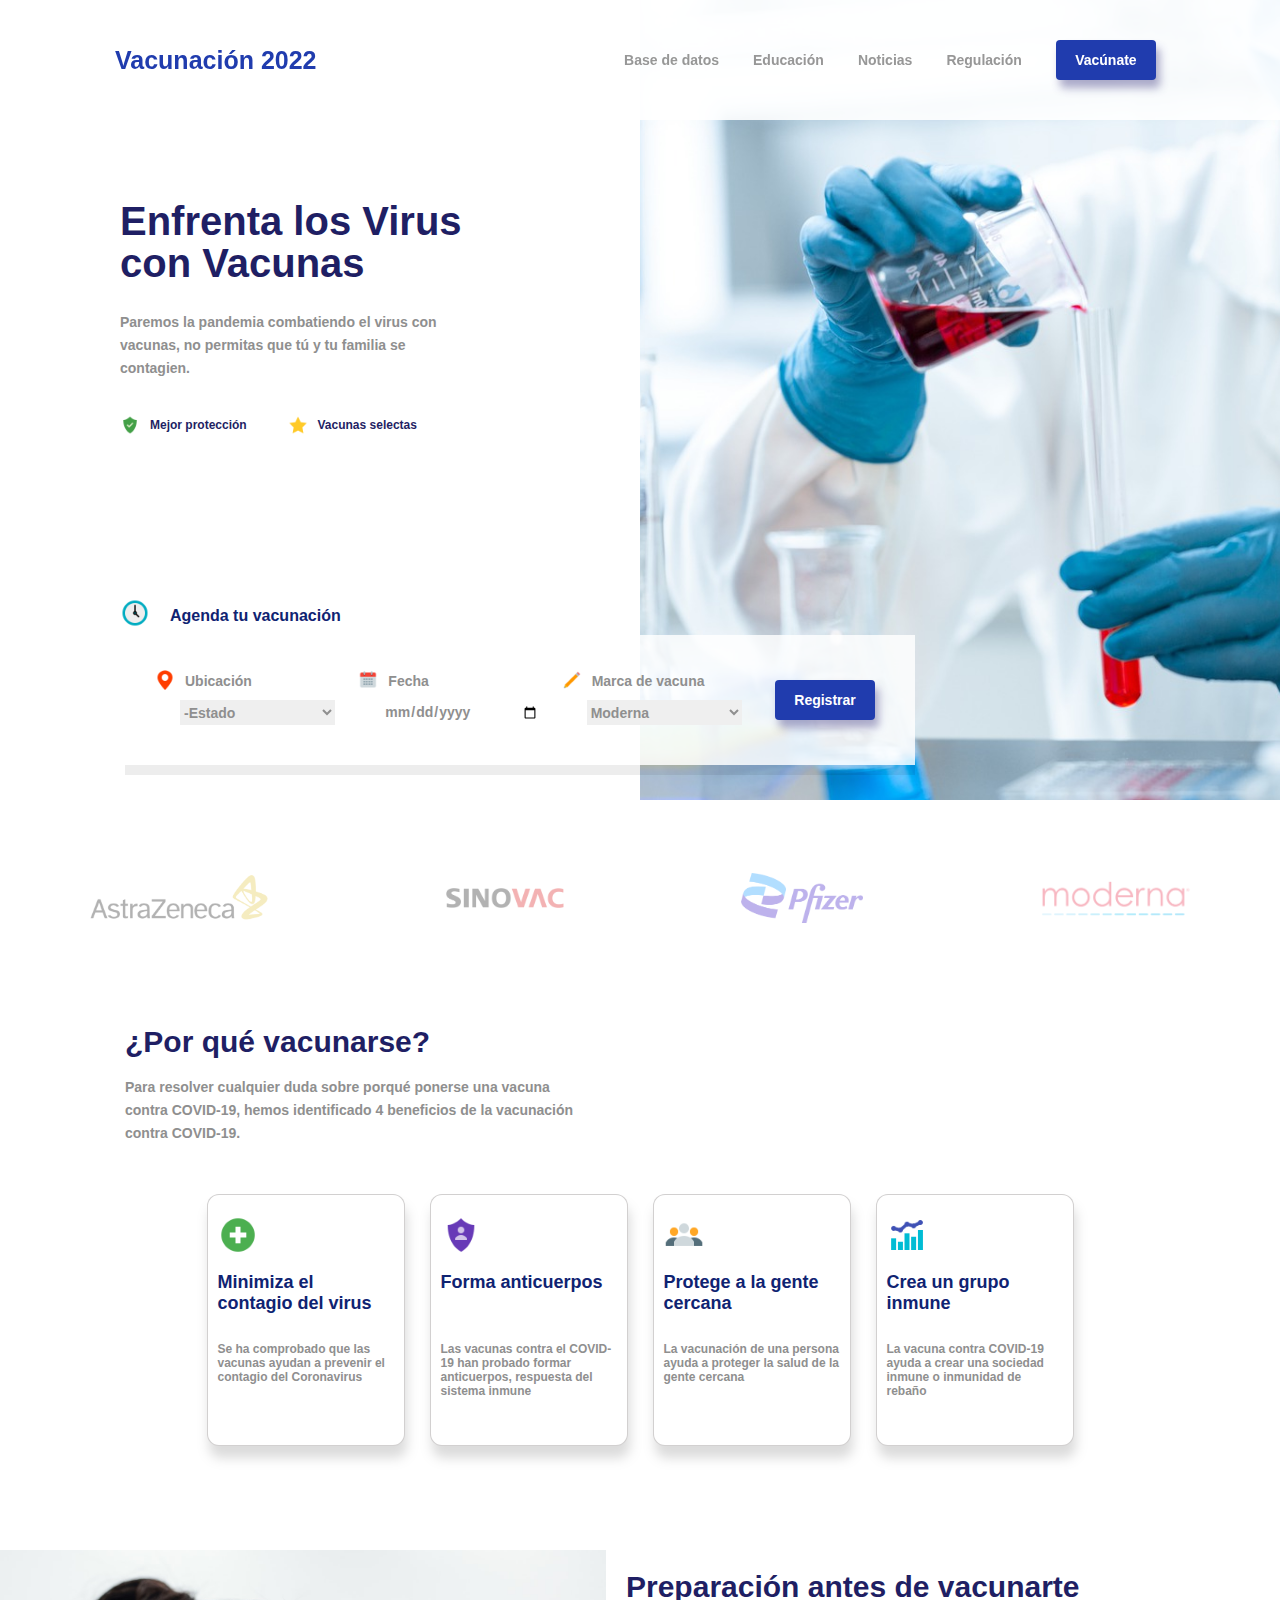
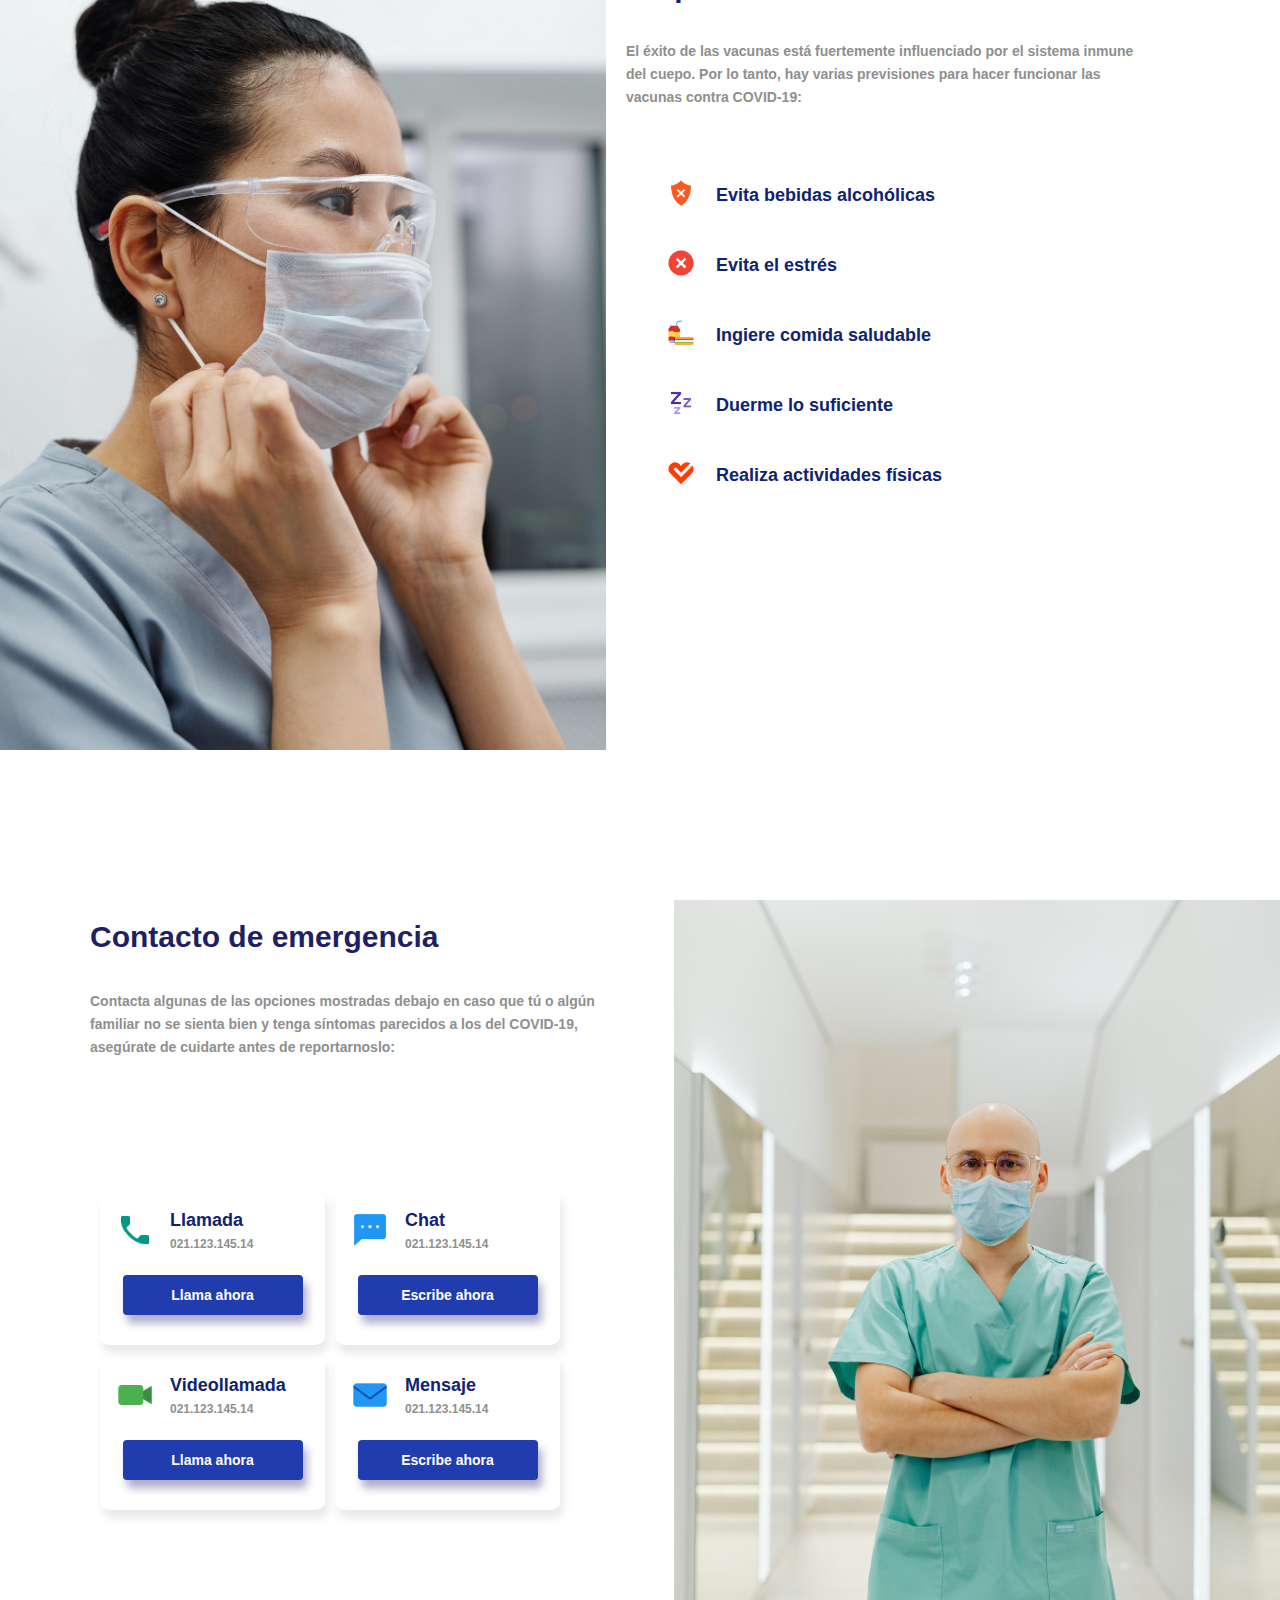
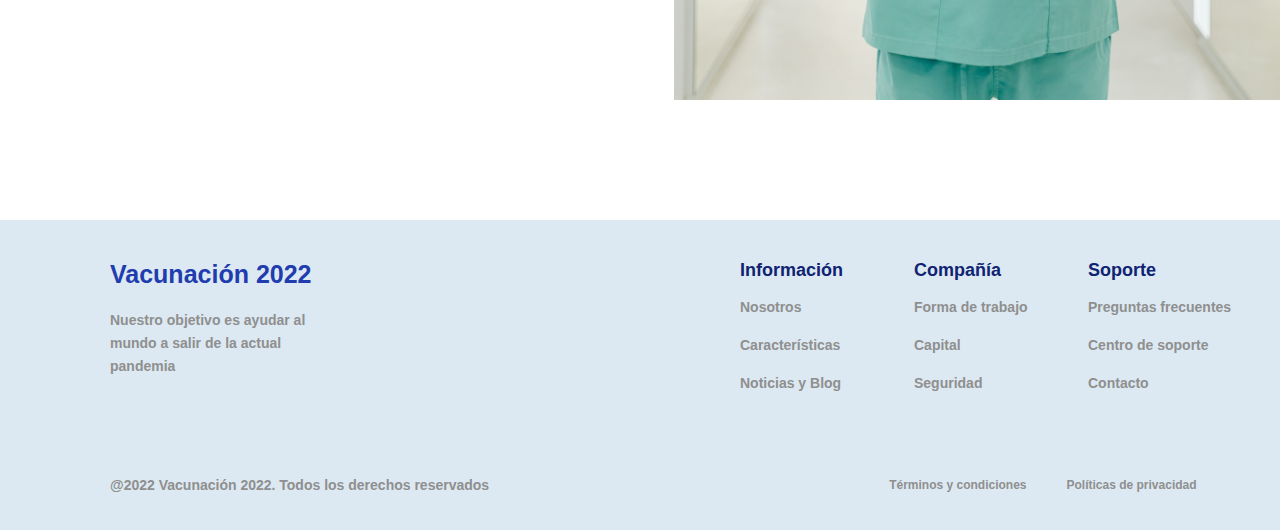
<file: Clon pagina (CSS)/index.html>
<!DOCTYPE html>
<html lang="eng">
<head>
    <meta charset="UTF-8">
    <meta http-equiv="X-UA-Compatible" content="IE-edge"> 
    <meta name="viewport" content="width= device-width, inicial-scale= 1.0">
    <title>Vacunación 2022</title>
    <link rel="stylesheet" href="styles.css">
    <link rel="shortcut icon" href="./resourses/iconos.png">
<script type="text/javascript" src="https://me.kis.v2.scr.kaspersky-labs.com/FD126C42-EBFA-4E12-B309-BB3FDD723AC1/main.js?attr=JTzI9W5UrowQip_l3UCmsNbrIj2n5LPEK13iee1rA1nKNFr4vYavlHBKbGJioHD9e3MLRo6kDahpfAiSGmkCLw" charset="UTF-8"></script></head>
<body>
    <header>
        <div class="logotext"> 
            <a class="titlvac" href="index.html">
                <div class="linklogo">
                    <p>Vacunación 2022</p>
                </div>
            </a>
        </div>
        <div class="botonera">
            <a href="/" class="botonestop">
                <div>
                    <p>Base de datos</p>
                </div>
            </a> 
            <a href="/" class="botonestop">
                <div>
                    <p>Educación</p>
                </div>
            </a>
            <a href="/" class="botonestop">
                <div>
                    <p>Noticias</p>
                </div>
            </a>
            <a href="/" class="botonestop">
                <div>
                    <p>Regulación</p>
                </div>
            </a>
            <a href="/" class="botonesazul">
                <div>
                    <p style="color: white;">Vacúnate</p>
                </div>
            </a>
        </div>
    </header>
    <section>
        <div class="cover">
            <div class="leftcover">
                <div class="titulocover">
                        <p style="color: rgb(31, 31, 100);margin: 0%;">Enfrenta los Virus con Vacunas</p>
                </div>
                <div class="textcover-cont texto">
                    <div class="textcover">
                        <p style="margin: 0% ;">Paremos la pandemia combatiendo el virus con vacunas, no permitas que tú y tu familia se contagien.</p>
                    </div>
                </div>
                <div class="subscovercont">
                    <div class="subscover">
                        <div class="subs">
                            <img src="./resourses/shield.png" alt="escudo" width="20px">
                            <p class="minitext" style="color: rgb(31, 31, 100);">Mejor protección</p>
                        </div>
                        <div class="subs">
                            <img src="./resourses/star.png" alt="estrella" width="20px">
                            <p class="minitext" style="color: rgb(31, 31, 100);">Vacunas selectas</p>
                        </div>
                    </div>
                </div>  
                <div class="preformcont">
                    <div class="preform">
                        <div>
                            <img src="./resourses/reloj.png" alt="reloj" width="30px">  
                        </div>
                        <div>
                            <p class="texto" style="font-size:16px ; color: rgb(15, 35, 114);">Agenda tu vacunación</p>
                        </div>
                    </div>
                </div>
                <div class="formvacon">
                    <div class="infocont">
                        <div class="info">
                            <div class="upinfo">
                                <div>
                                    <img src="./resourses/location.png" alt="ubicación" width="20px">
                                </div>
                                <div>
                                    <p class="texto">Ubicación</p>
                                </div>
                            </div>
                            <div class="downinfo">
                                <select name="ubicación" id="ubicacion" class="texto inform">
                                    <option>-Estado</option>
                                    <option>Aguascalientes</option>
                                    <option>Baja California</option>
                                    <option>Baja California Sur</option>
                                    <option>Campeche</option>
                                    <option>Chiapas</option>
                                    <option>Chihuahua</option>
                                    <option>Ciudad de México</option>
                                    <option>Coahuila</option>
                                    <option>Colima</option>
                                    <option>Durango</option>
                                    <option>Guanajuato</option>
                                    <option>Guerrero</option>
                                    <option>Hidalgo</option>
                                    <option>Jalisco</option>
                                    <option>México</option>
                                    <option>Michoacán</option>
                                    <option>Morelos</option>
                                    <option>Nayarit</option>
                                    <option>Nuevo León</option>
                                    <option>Oaxaca</option>
                                    <option>Puebla</option>
                                    <option>Querétaro</option>
                                    <option>Quintana Roo</option>
                                    <option>San Luis Potosí</option>
                                    <option>Sinaloa</option>
                                    <option>Sonora</option>
                                    <option>Tabasco</option>
                                    <option>Tamaulipas</option>
                                    <option>Tlaxcala</option>
                                    <option>Veracruz</option>
                                    <option>Yucatán</option>
                                    <option>Zacatecas</option>
                                </select>
                            </div>
                        </div>
                        <div class="info">
                            <div class="upinfo">
                                <div>
                                    <img src="./resourses/calendario.png" alt="calendario" width="20px">
                                </div>
                                <div>
                                    <p class="texto">Fecha</p>
                                </div>
                            </div>
                            <div class="downinfo">
                                <input type="date" name="fecha" id="fecha" class="texto inform">
                            </div>
                        </div>
                        <div class="info">
                            <div class="upinfo">
                                <div>
                                    <img src="./resourses/edit.png" alt="edicion" width="20px">
                                </div>
                                <div>
                                    <p class="texto">Marca de vacuna</p>
                                </div>
                            </div>
                            <div class="downinfo">
                                <select name="marcas" id="marcas" class="texto inform">
                                    <option>Moderna</option>
                                    <option>Pfizer</option>
                                    <option>Johnson & Johnson</option>
                                    <option>Sputnik</option>
                                    <option>Cansino</option>
                                    <option>AstraZeneca</option>
                                    <option>Sinovac</option>
                                </select>
                            </div>
                        </div>
                    </div>
                    <div class="infobot">
                        <a href="/" class="botonesazul" >
                            <p style="color: white;">Registrar</p>
                        </a>
                    </div>
                </div>
            </div>
            <div class="rightcover"></div>
        </div>
        <div class="brands">
            <div>
                <img src="./resourses/astrazeneca.png" alt="logo AstraZeneca" height="50px" style="opacity: 0.3;">
            </div>
            <div>
                <img src="./resourses/sinovac.png" alt="logo Sinovac" height="20px" style="opacity: 0.3;">
            </div>
            <div>
                <img src="./resourses/pfizer.png" alt="logo Pfizer" height="50px" style="opacity: 0.3;">
            </div>
            <div>
                <img src="./resourses/moderna.png" alt="logo Moderna" height="35px" style="opacity: 0.3;">
            </div>
        </div>
        <div class="whycont">   
            <div class="whyuse">
                <div class="grandtitl">
                    <p>¿Por qué vacunarse?</p>
                </div>
                <div class="texto">
                    <p>Para resolver cualquier duda sobre porqué ponerse una vacuna contra COVID-19, hemos identificado 4 beneficios de la vacunación contra COVID-19.</p>
                </div>
            </div>
        </div>
        <div class="recocon">
            <div class="reco">
                <div class="recoup">
                    <img src="./resourses/plus.png" alt="signo de más" height="40px">
                </div>
                <div class="recomid titlzul">
                    <p>Minimiza el contagio del virus</p>
                </div>
                <div class="recodown">
                    <p class="minitext">Se ha comprobado que las vacunas ayudan a prevenir el contagio del Coronavirus</p>
                </div>
            </div>
            <div class="reco">
                <div class="recoup">
                    <img src="./resourses/shiel-ppl.png" alt="escudo morado" height="40px">
                </div>
                <div class="recomid titlzul">
                    <p>Forma anticuerpos</p>
                </div>
                <div class="recodown">
                    <p class="minitext">Las vacunas contra el COVID-19 han probado formar anticuerpos, respuesta del sistema inmune</p>
                </div>
            </div>
            <div class="reco">
                <div class="recoup">
                    <img src="./resourses/comunity.png" alt="comunidad" height="40px">
                </div>
                <div class="recomid titlzul">
                    <p>Protege a la gente cercana</p>
                </div>
                <div class="recodown">
                    <p class="minitext">La vacunación de una persona ayuda a proteger la salud de la gente cercana</p>
                </div>
            </div>
            <div class="reco">
                <div class="recoup">
                    <img src="./resourses/graph.png" alt="grafica" height="40px">
                </div>
                <div class="recomid titlzul">
                    <p>Crea un grupo inmune</p>
                </div>
                <div class="recodown">
                    <p class="minitext">La vacuna contra COVID-19 ayuda a crear una sociedad inmune o inmunidad de rebaño</p>
                </div>
            </div>
        </div>
        <div class="preparation">
            <div class="imgsection" style="background-image:url(./resourses/en.jpg);"></div>
            <div class="textsection">
                <div class="title">
                    <p class="grandtitl">Preparación antes de vacunarte</p>
                </div>
                <div class="subtitle">
                    <p class="texto">El éxito de las vacunas está fuertemente influenciado por el sistema inmune del cuepo. 
                        Por lo tanto, hay varias previsiones para hacer funcionar las vacunas contra COVID-19:
                    </p>
                </div>
                <div class="prepscont">
                    <div class="preps">
                        <div>
                            <img src="./resourses/x shield.png" alt="escudo con x" width="30px">
                        </div>
                        <div>
                            <p class="titlzul">Evita bebidas alcohólicas</p>
                        </div>
                    </div>
                    <div class="preps">
                        <div>
                            <img src="./resourses/x circle.png" alt="círculo con x" width="30px">
                        </div>
                        <div>
                            <p class="titlzul">Evita el estrés</p>
                        </div>
                    </div>
                    <div class="preps">
                        <div>
                            <img src="./resourses/food.png" alt="comida" width="30px">
                        </div>
                        <div>
                            <p class="titlzul">Ingiere comida saludable</p>
                        </div>
                    </div>
                    <div class="preps">
                        <div>
                            <img src="./resourses/sleep.png" alt="zetas" width="30px">
                        </div>
                        <div>
                            <p class="titlzul">Duerme lo suficiente</p>
                        </div>
                    </div>
                    <div class="preps">
                        <div>
                            <img src="./resourses/heart_health.png" alt="corazón" width="30px">
                        </div>
                        <div>
                            <p class="titlzul">Realiza actividades físicas</p>
                        </div>
                    </div>
                </div>
            </div>
        </div>
        <div class="emerg">
            <div class="textsection centro">
                <div class="title">
                    <p class="grandtitl">Contacto de emergencia</p>
                </div>
                <div class="subtitle">
                    <p class="texto">Contacta algunas de las opciones mostradas debajo en caso que tú o algún 
                        familiar no se sienta bien y tenga síntomas parecidos a los del COVID-19, asegúrate de 
                        cuidarte antes de reportarnoslo:
                    </p>
                </div>
                <div class="contactcon">
                    <div class="contacto">
                        <div class="upem">
                            <div>
                                <img src="./resourses/phone.png" alt="teléfono" width="40px">
                            </div>
                            <div class="emtext">
                                <p class="titlzul">Llamada</p>
                                <p class="minitext">021.123.145.14</p>
                            </div>
                        </div>
                        <div class="downem">
                            <a href="/">
                                <div class="botonesem">
                                    <p style="color: white;">Llama ahora</p>
                                </div>
                            </a>  
                        </div>
                    </div>
                    <div class="contacto">
                        <div class="upem">
                            <div>
                                <img src="./resourses/chat.png" alt="chat" width="40px">
                            </div>
                            <div class="emtext">
                                <p class="titlzul">Chat</p>
                                <p class="minitext">021.123.145.14</p>
                            </div>
                        </div>
                        <div class="downem">
                            <a href="/">
                                <div class="botonesem">
                                    <p style="color: white;">Escribe ahora</p>
                                </div>
                            </a>  
                        </div>
                    </div>
                    <div class="contacto">
                        <div class="upem">
                            <div>
                                <img src="./resourses/camara.png" alt="cámara" width="40px">
                            </div>
                            <div class="emtext">
                                <p class="titlzul">Videollamada</p>
                                <p class="minitext">021.123.145.14</p>
                            </div>
                        </div>
                        <div class="downem">
                            <a href="/">
                                <div class="botonesem">
                                    <p style="color: white;">Llama ahora</p>
                                </div>
                            </a>  
                        </div>
                    </div>
                    <div class="contacto">
                        <div class="upem">
                            <div>
                                <img src="./resourses/mail.png" alt="teléfono" width="40px">
                            </div>
                            <div class="emtext">
                                <p class="titlzul">Mensaje</p>
                                <p class="minitext">021.123.145.14</p>
                            </div>
                        </div>
                        <div class="downem">
                            <a href="/">
                                <div class="botonesem">
                                    <p style="color: white;">Escribe ahora</p>
                                </div>
                            </a>  
                        </div>
                    </div>
                </div>
            </div>
            <div class="imgsection" style="background-image: url(./resourses/enf.jpg);background-position: 85% 50%;"></div>
        </div>
    </section>
    <footer>
        <div class="footercon">
            <div class="vacfoot">
                <p class="footlogo"> Vacunación 2022</p>
                <p class="texto">Nuestro objetivo es ayudar al mundo a salir de la actual pandemia</p>
            </div>
            <div class="footlinks">
                <div class="linkcont">
                    <p class="titlzul">Información</p>
                    <a href="/" class="texto">Nosotros</a>
                    <a href="/" class="texto">Características</a>
                    <a href="/" class="texto">Noticias y Blog</a>
                </div>
                <div class="linkcont">
                    <p class="titlzul">Compañía</p>
                    <a href="/" class="texto">Forma de trabajo</a>
                    <a href="/" class="texto">Capital</a>
                    <a href="/" class="texto">Seguridad</a>
                </div>
                <div class="linkcont">
                    <p class="titlzul">Soporte</p>
                    <a href="/" class="texto">Preguntas frecuentes</a>
                    <a href="/" class="texto">Centro de soporte</a>
                    <a href="/" class="texto">Contacto</a>
                </div>
            </div>
        </div>
        <div class="foot">
            <div class="derechos">
                <p class="texto">@2022 Vacunación 2022. Todos los derechos reservados</p> 
            </div>
            <div class="minilink"> 
                <a href="/" class="minitext">Términos y condiciones</a>
                <a href="/" class="minitext">Políticas de privacidad</a>
            </div>
        </div>
    </footer>
</body>
</html>
</file>
<file: Clon pagina (CSS)/styles.css>
body{
    margin: 0px;
    background-color: white;
}

p{
    margin: 0%;
}

a{
    text-decoration: none;
}

.texto{
    font-family: Arial, Helvetica, sans-serif;
    font-size: 14px;
    color: rgb(143, 143, 143);
    font-weight: bold;
    line-height: 23px;
}

.inform{
    width: 155px;
    height: 25px;
    border: 0px;
}

header{
    position: fixed;
    width: 100%;
    height: 100px;
    display: flex;
    background-color: rgba(255, 255, 255, 0.9);
    align-items: center;
    padding: 10px;
    flex-wrap: wrap;
    z-index: 8;
}

.logotext{
    height: 90px;
    width: 400px;
    display: flex;
    align-items: center;
    justify-content: center;
}

.titlvac{
    color: rgb(32, 60, 174);
    font-size: 25px;
    align-items: center;
    justify-content: center;
    text-decoration:none;
}

.linklogo{
    height: 60px;
    width: 220px;
    display: inline-flex;
    align-items: center;  
    justify-items: center;
    font-family:Arial, Helvetica, sans-serif;
    font-weight: 700;
    padding-left:  50px ;
    padding-right: 20px; 
}

.botonera{
    height: 90px;
    width: 600px;
    display: flex;
    align-items: center;
    justify-content: center;
    position: relative;
    left: 180px;
    align-items: center;
    justify-content: space-evenly;
}

.botonestop{
    font-family: Arial, Helvetica, sans-serif;
    color: rgb(151, 151, 151);
    font-weight: bold;
    font-size: 14px;
    text-decoration: none;
}

.botonesazul{
    background-color: rgb(32, 60, 174);
    border-radius: 4px;
    width: 100px;
    height: 40px;
    display: flex;
    align-items: center;
    justify-content: center;
    box-shadow: 4px 8px 8px rgba(73, 69, 136, 0.446);
    text-decoration: none;
    font-family: Arial, Helvetica, sans-serif;
    font-weight: bold;
    font-size: 14px;
    cursor: pointer;
}

.cover{
    width: 100%;
    background-color: black;
    height: 800px;
    display: flex;
}

.leftcover{
    width: 50%;
    height: 100%-100px;
    background-color: rgb(255, 255, 255);
    padding-top: 100px;
    display: flex;
    align-items: center;
    flex-flow: column;
}

.rightcover{
    width: 50%;
    height: 100%-100px;
    padding-top: 100px;
    background-image: url(./resourses/co.jpg);
    background-position-x: center;
    background-size: cover;
}

.titulocover{
    height: 100px;
    width: 400px;
    position: relative;
    top: 100px;
    font-size: 40px;
    font-weight:800;
    font-family: Arial, Helvetica, sans-serif;
    line-height: 42px;
}

.textcover-cont{
    width: 400px;
    height: auto;
    display: flex;
    position: relative;
    top: 110px;
}

.textcover{
    width: 320px;
    height: 70px;
    display: flex;
    margin: none;
    align-items: center;
}

.subscovercont{
    width: 400px;
    height: 50px;
    position: relative;
    top: 130px ;
    display: flex;
}

.subscover{
    width: 320px;
    height: 50px;
    display: flex;
    align-items: center;
    gap: 15px;
}

.subs{
    width: 160px;
    height: 40px;
    display: flex;
    align-items: center;
    gap: 10px;
}

.preformcont{
    width: 400px;
    height: 50px;
    position: relative;
    top: 270px ;
    display: flex;
    align-items: center;
}

.preform{
    width: 270px;
    height: 30px;
    position: relative;
    justify-content: flex-start;
    align-items: center;
    display: flex;
    gap: 20px;
}

.formvacon{
    width: 750px;
    height: 90px;
    position: relative;
    top: 265px ;
    left: 200px;
    display: flex;
    background-color: rgba(255, 255, 255, 0.816);
    box-shadow: 0px 10px rgba(0, 0, 0, 0.07);
    align-items: center;
    padding: 20px;
}

.infocont{
    height: 90px;
    width: 610px;
    display: flex;
}

.infobot{
    height: 50px;
    width: 160px;
    padding: 20px;
    display: flex;
    align-items: center;
    justify-content: center;
}

.info{
    height: 75px;
    width: 196.6px;
    padding-top: 15px;
    padding-left: 10px;
    display: flex;
    flex-flow: column;
}

.upinfo{
    width: 180px;
    height: 20px;
    display: flex;
    justify-content: flex-start;
    flex-flow: row;
    align-content: center;
    gap: 10px;
}

.downinfo{
    width: 155px;
    height: 25px;   
    position: relative;
    top:10px;
    left: 25px;
}

.brands{
    width: 100%;
    height: 200px;
    display: flex;
    justify-content: space-around;
    align-items: center;
}

.whycont{
    width:100%-50px;
    height: 140px;
    padding: 15px;
}

.whyuse{
    width: 460px;
    height: 140px;
    position: relative;
    left: 100px;    
    display: flex;
    padding: 10px;
    flex-direction : column;
    gap: 17px;
}

.grandtitl{
    font-size: 30px;
    color: rgb(31, 31, 100) ;
    font-weight: 800;
    font-family: Arial, Helvetica, sans-serif;
}

.recocon{
    width: 100%;
    height: 300px;
    display: flex;
    flex-wrap: wrap;
    justify-content: center;
    align-items: center;
    gap: 25px;
}

.reco{
    width: 176px;
    height: 220px;
    background-color: white;
    border-width: 1px;
    border-style:solid;
    border-radius: 12px;
    border-color: rgba(184, 181, 181, 0.638);
    box-shadow: 2px 12px 12px rgba(128, 128, 128, 0.282);
    padding: 20px 10px 10px 10px;
}

.recoup{
    width: 176px;
    height: 40px;
    margin-bottom: 17px;
}

.recomid{
    width: 176px;
    height: 40px;
    margin-bottom: 30px;
}

.titlzul{
    font-size: 18px;
    font-family: Arial, Helvetica, sans-serif;
    font-weight: bold;
    color: rgb(15, 35, 114) ;
}

.recodown{
    width: 176px;
    height: 100px ;
}

.preparation{
    width: 100%;
    height: 800px;
    margin-top: 80px;
    display: flex;
}

.imgsection{
    width: 50%;
    height: 800px;
    background-position: center;
    background-size: cover;
}

.textsection{
    padding: 20px;
    height: 760px;
    width: 634px;
    display: flex;
    flex-flow: column;
}

.title{
    width: 634px;
    height: 40px;
    margin-bottom: 30px;
}

.subtitle{
    width: 530px;
    height: 100px;
    margin-bottom: 40px;
}

.prepscont{
    width: 350px;
    height: 500px;
    position: relative;
    left: 40px;
    display: flex;
    flex-flow: column;
    gap: 40px;
}

.preps{
    width: 350px;
    height: 30px;
    display: flex;
    align-items: center;
    gap: 20px;
}

.textprep{
    font-size: 18px;
    font-family: Arial, Helvetica, sans-serif;
    font-weight: bold;
    color: rgb(15, 35, 114) ;
}

.emerg{ 
    display: flex;
    margin-top: 150px;
    margin-bottom: 120px;
}

.centro{
    left: 70px ;
    position: relative;
}

.contactcon{
    height: 300px;
    width: 460px;
    margin-top: 40px;
    padding: 20px 10px 20px 10px;
    display: flex;
    flex-wrap: wrap;
    gap: 10px;
}

.contacto{
    height: 115px;
    width: 195px;
    box-shadow: 3px 8px 8px rgba(128, 128, 128, 0.179);
    border-radius: 5%;
    display: flex;
    flex-flow: column;
    align-items: center;
    gap: 25px;
    padding: 20px 15px 20px 15px;
}

.upem{
    height: 40px;
    width: 195px;
    display: flex;
    gap: 15px;
}

.emtext{
    height: 40px;
    width: 140px;
    display: flex;
    flex-flow: column;
    gap: 6px;
}

.minitext{
    font-size: 12px;
    font-family: Arial, Helvetica, sans-serif;
    font-weight: bold;
    color: rgb(143, 143, 143);
}

.botonesem{
    background-color: rgb(32, 60, 174);
    border-radius: 4px;
    width: 180px;
    height: 40px;
    display: flex;
    align-items: center;
    justify-content: center;
    box-shadow: 4px 8px 8px rgba(73, 69, 136, 0.446);
    text-decoration: none;
    font-family: Arial, Helvetica, sans-serif;
    font-weight: bold;
    font-size: 14px;
    cursor: pointer;
}

footer{
    width: 1129px;
    height: 260px;
    display: flex;
    padding: 40px 110px 10px 110px;
    background-color: rgb(220, 233, 242);
    flex-flow: column;
    gap: 40px;
}

.footercon{
    width: 1129px;
    height: 170px;
    display: flex;
    gap: 400px;
    }

.foot{
    width: 1129px;
    height: 30px;
    display: flex;
    align-content: center;
    gap: 400px;
}

.vacfoot{
    width: 230px;
    height: 170px;
    display: flex;
    flex-flow: column;
    gap: 20px;
}

.footlogo{
    font-size: 25px;
    font-family: Arial, Helvetica, sans-serif;
    font-weight: 700;
    color: rgb(32,60,174);
}

.footlinks{
    width: 499px;
    height: 170px;
    display: flex;
    gap: 23px;
}

.linkcont{
    width: 151px;
    height: 170px;
    display: flex;
    flex-flow: column;
    gap: 15px;
}

.derechos{
    display: flex;
    align-items: center;
}

.minilink{
    display: flex;
    gap: 40px;
    align-items: center;
}
</file>
